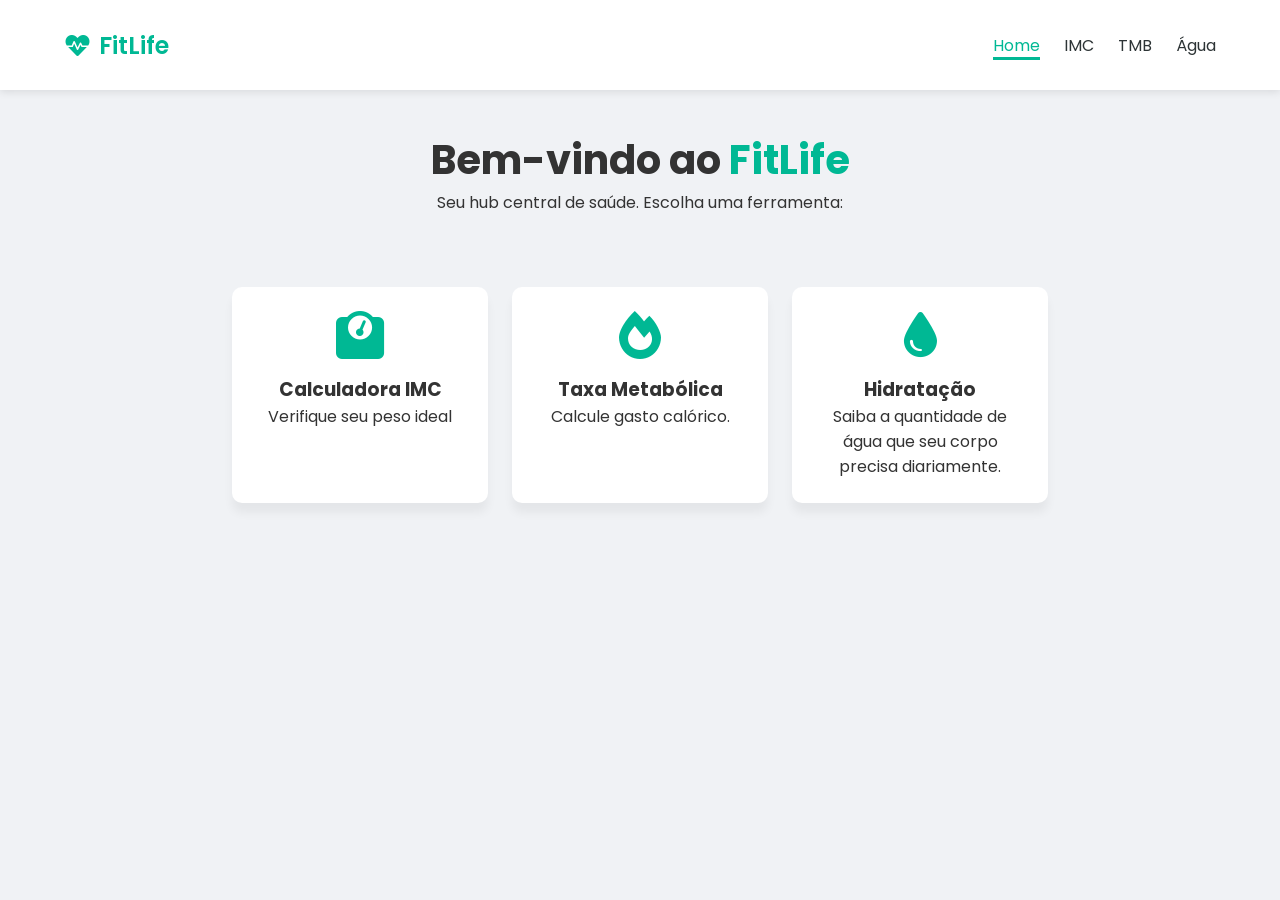
<file: index.html>
<!DOCTYPE html>
<html lang="pt-BR">
<head>
    <meta charset="UTF-8">
    <meta name="viewport" content="width=device-width, initial-scale=1.0">
    <link rel="preconnect" href="https://fonts.googleapis.com">
    <link rel="preconnect" href="https://fonts.gstatic.com" crossorigin>
    <link href="https://fonts.googleapis.com/css2?family=Poppins:ital,wght@0,100;0,200;0,300;0,400;0,500;0,600;0,700;0,800;0,900;1,100;1,200;1,300;1,400;1,500;1,600;1,700;1,800;1,900&display=swap" rel="stylesheet">
    <link rel="stylesheet" href="css/style.css">
    <link
    rel="stylesheet"
    href="https://cdnjs.cloudflare.com/ajax/libs/font-awesome/6.0.0/css/all.min.css"
    />

    <title>FitLife</title>
</head>
<body>
    <nav>
        <a class="logo" href="index.html">    
            <i class="fas fa-heartbeat"></i>
            FitLife
        </a>

        <ul class="nav-links">
            <li><a class="nav-link" id="nav-active" href="index.html">Home</a></li>
            <li><a class="nav-link" href="pages/imc.html">IMC</a></li>
            <li><a class="nav-link" href="pages/tmb.html">TMB</a></li>
            <li><a class="nav-link" href="pages/water.html">Água</a></li>
        </ul>
    </nav>


    <header class="header-container">
        <h1>Bem-vindo ao <span>FitLife</span></h1>
        <p>Seu hub central de saúde. Escolha uma ferramenta:</p>
    </header>

    <main>
        <section class="cards-section">
            <a class="feature-card" href="pages/imc.html">
                <i class="fas fa-weight"></i>
                <h3>Calculadora IMC</h3>
                <p>Verifique seu peso ideal</p>
            </a>

            <a class="feature-card" href="pages/tmb.html">
                <i class="fas fa-fire"></i>
                <h3>Taxa Metabólica</h3>
                <p>Calcule gasto calórico.</p>
            </a>

            <a class="feature-card" href="pages/water.html">
                <i class="fas fa-tint"></i>
                <h3>Hidratação</h3>
                <p>Saiba a quantidade de água que seu corpo precisa diariamente.</p>
            </a>
        </section>

    </main>

    
</body>
</html>
</file>
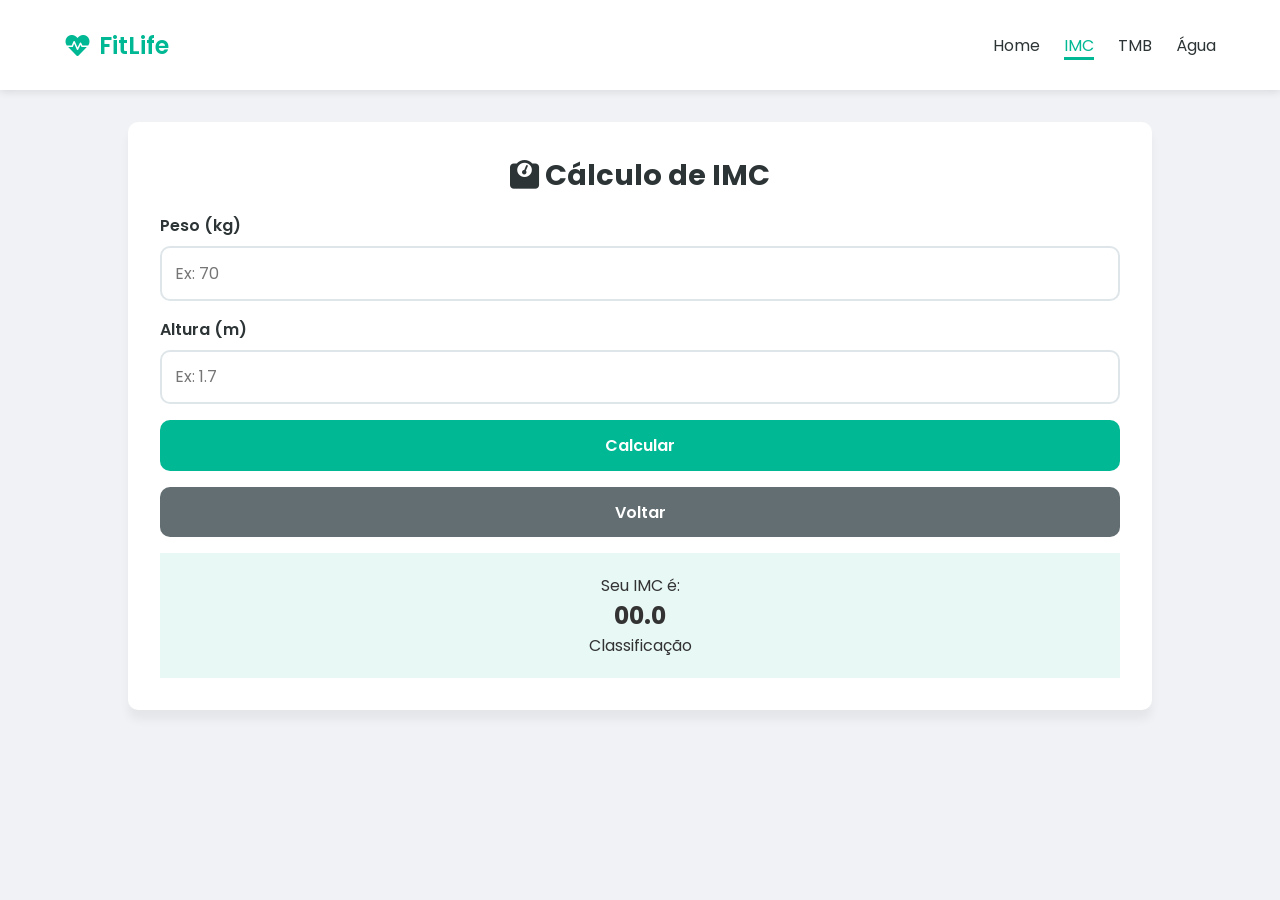
<file: pages/imc.html>
<!DOCTYPE html>
<html lang="pt-BR">
<head>
    <meta charset="UTF-8">
    <meta name="viewport" content="width=device-width, initial-scale=1.0">
    <link rel="preconnect" href="https://fonts.googleapis.com">
    <link rel="preconnect" href="https://fonts.gstatic.com" crossorigin>
    <link rel="stylesheet" href="../css/style.css">
    <link
    rel="stylesheet"
    href="https://cdnjs.cloudflare.com/ajax/libs/font-awesome/6.0.0/css/all.min.css"
    />
    <link href="https://fonts.googleapis.com/css2?family=Poppins:ital,wght@0,100;0,200;0,300;0,400;0,500;0,600;0,700;0,800;0,900;1,100;1,200;1,300;1,400;1,500;1,600;1,700;1,800;1,900&display=swap" rel="stylesheet">
    <title>FitLife | IMC</title>
</head>
<body>

    <nav>
        <a class="logo" href="../index.html">
            <i class="fas fa-heartbeat"></i> FitLife
        </a>

        <ul class="nav-links">
            <li><a class="nav-link" href="../index.html">Home</a></li>
            <li><a class="nav-link" id="nav-active" href="imc.html">IMC</a></li>
            <li><a class="nav-link" href="tmb.html">TMB</a></li>
            <li><a class="nav-link" href="water.html">Água</a></li>
        </ul>
    </nav>

    <main>
        <section class="tool-container">

            <div class="tool-container-title">
                <h2><i class="fas fa-weight"></i> Cálculo de IMC</h2>
            </div>

            <form>
                <div class="form-group">
                    <label for="weight">Peso (kg)</label>
                    <input type="number" id="weight" placeholder="Ex: 70" required>
                </div>

                <div class="form-group">
                    <label for="height">Altura (m)</label>
                    <input type="number" id="height" placeholder="Ex: 1.7" required
                    step="any"
                    >
                </div>

                <button class="action-btn" type="submit" onclick="calculateIMC(event)">Calcular</button>
                <a class="action-btn btn-back" href="../index.html">Voltar</a>
            </form>

            <div id="result" class="result-box">
                <p>Seu IMC é:</p>
                <h2 id="imc-value">00.0</h2>
                <p id="imc-desc">Classificação</p>
            </div>

        </section>
        
    </main>
    
    <script src="../js/imc.js"></script>
</body>
</html>
</file>
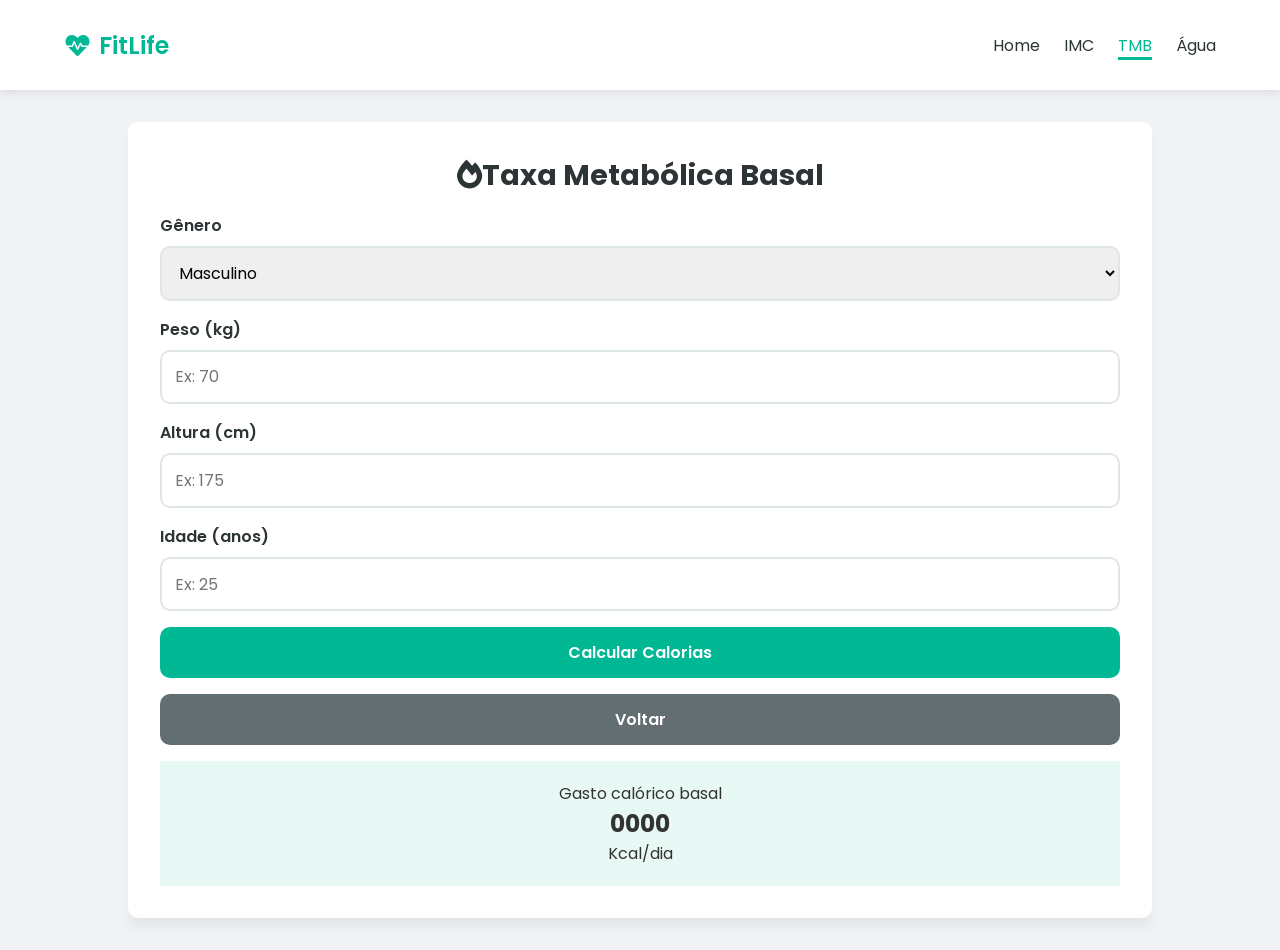
<file: pages/tmb.html>
<!DOCTYPE html>
<html lang="pt-BR">
<head>
    <meta charset="UTF-8">
    <meta name="viewport" content="width=device-width, initial-scale=1.0">
    <link rel="preconnect" href="https://fonts.googleapis.com">
    <link rel="preconnect" href="https://fonts.gstatic.com" crossorigin>
    <link rel="stylesheet" href="../css/style.css">
    <link
    rel="stylesheet"
    href="https://cdnjs.cloudflare.com/ajax/libs/font-awesome/6.0.0/css/all.min.css"
    />
    <link href="https://fonts.googleapis.com/css2?family=Poppins:ital,wght@0,100;0,200;0,300;0,400;0,500;0,600;0,700;0,800;0,900;1,100;1,200;1,300;1,400;1,500;1,600;1,700;1,800;1,900&display=swap" rel="stylesheet">
    <title>FitLife | TMB</title>
</head>
<body>

    <nav>
        <a class="logo" href="../index.html">
            <i class="fas fa-heartbeat"></i> FitLife
        </a>
        
        <ul class="nav-links">
            <li><a class="nav-link" href="../index.html">Home</a></li>
            <li><a class="nav-link" href="imc.html">IMC</a></li>
            <li><a class="nav-link" id="nav-active" href="tmb.html">TMB</a></li>
            <li><a class="nav-link" href="water.html">Água</a></li>
        </ul>
    </nav>
    
    <main>
        <section class="tool-container">

            <div class="tool-container-title">
                <h2><i class="fas fa-fire"></i>Taxa Metabólica Basal</h2>
            </div>

            <form>

                <div class="form-group">
                    <label for="gender">Gênero</label>
                    <select id="gender">
                        <option value="male">Masculino</option>
                        <option value="female">Feminino</option>
                    </select>
                </div>

                <div class="form-group">
                    <label for="weight">Peso (kg)</label>
                    <input type="number" id="weight" placeholder="Ex: 70">
                </div>

                <div class="form-group">
                    <label for="height">Altura (cm)</label>
                    <input type="number" id="height" placeholder="Ex: 175">
                </div>
                    
                <div class="form-group">
                    <label for="age">Idade (anos)</label>
                    <input type="number" id="age" placeholder="Ex: 25">
                </div>

                <button class="action-btn" type="submit" onclick="calculateTMB(event)">Calcular Calorias</button>
                <a class="action-btn btn-back" href="../index.html">Voltar</a>

            </form>

            <div id="result-box" class="result-box">
                <p>Gasto calórico basal</p>
                <h2 id="tmb-value">0000</h2>
                <p>Kcal/dia</p>
            </div>

        </section>
    </main>
    <script> src="../js/tmb.js" </script>
</body>
</html>
</file>
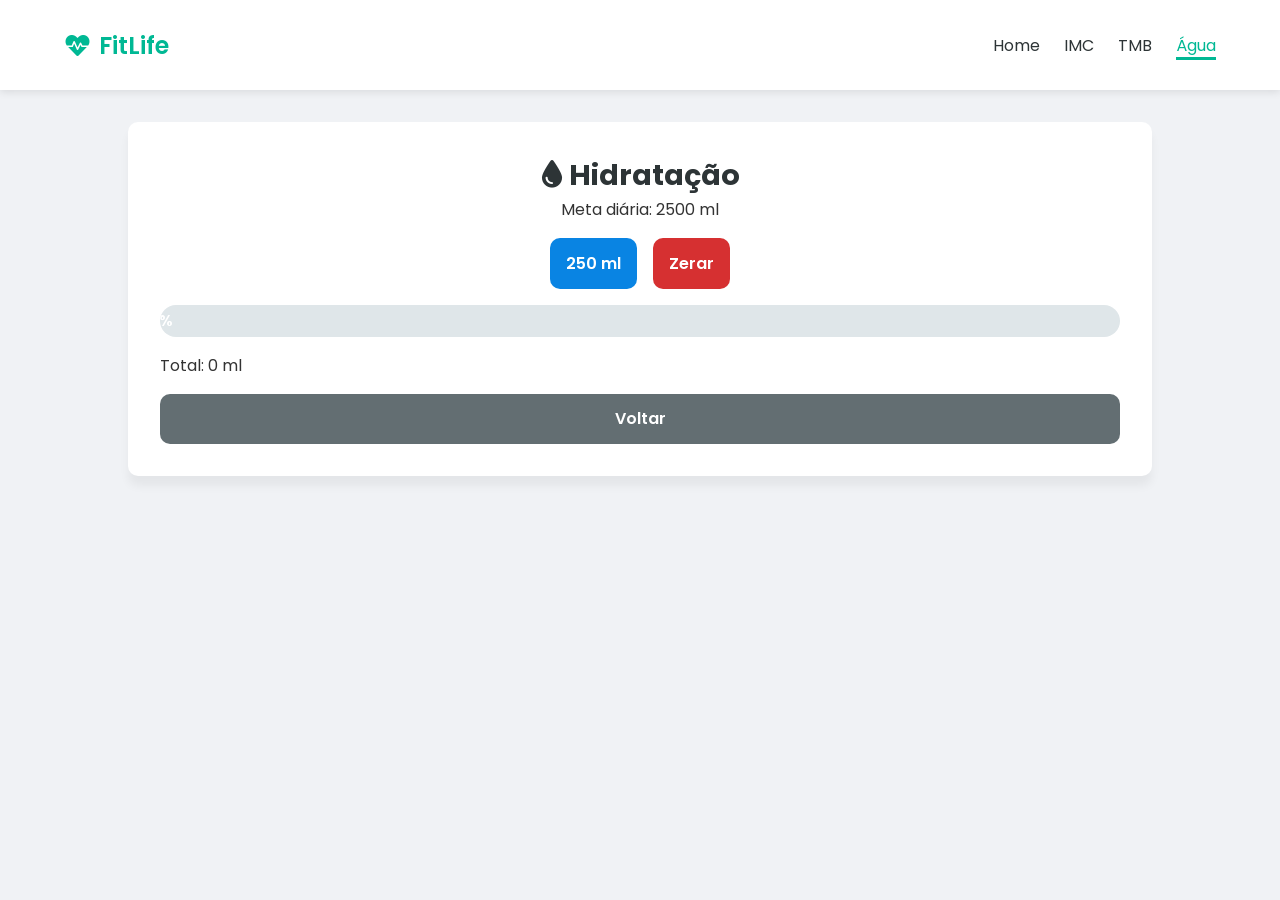
<file: pages/water.html>
<!DOCTYPE html>
<html lang="pt-BR">
<head>
    <meta charset="UTF-8">
    <meta name="viewport" content="width=device-width, initial-scale=1.0">
    <link rel="preconnect" href="https://fonts.googleapis.com">
    <link rel="preconnect" href="https://fonts.gstatic.com" crossorigin>
    <link rel="stylesheet" href="../css/style.css">
    <link rel="stylesheet" href="../css/water.css">
    <link
    rel="stylesheet"
    href="https://cdnjs.cloudflare.com/ajax/libs/font-awesome/6.0.0/css/all.min.css"
    />
    <link href="https://fonts.googleapis.com/css2?family=Poppins:ital,wght@0,100;0,200;0,300;0,400;0,500;0,600;0,700;0,800;0,900;1,100;1,200;1,300;1,400;1,500;1,600;1,700;1,800;1,900&display=swap" rel="stylesheet">
    <title>FitLife | Água</title>
</head>
<body>

    <nav>
        <a class="logo" href="../index.html">
            <i class="fas fa-heartbeat"></i> FitLife
        </a>
        <ul class="nav-links">
            <li><a class="nav-link" href="../index.html">Home</a></li>
            <li><a class="nav-link" href="imc.html">IMC</a></li>
            <li><a class="nav-link" href="tmb.html">TMB</a></li>
            <li><a class="nav-link" id="nav-active" href="water.html">Água</a></li>
        </ul>
    </nav>
    
    <main>
        <section class="tool-container">

            <div class="tool-container-title">
                <h2><i class="fas fa-tint"></i> Hidratação</h2>
                <p>Meta diária: 2500 ml</p>
            </div>

            <div class="water-controls">
                <button class="action-btn btn-water-add" type="button">250 ml</button>
                <button class="action-btn btn-water-reset" type="button">Zerar</button>
            </div>

            <div class="progress-container">
                <div class="progress-bar">0%</div>
            </div>

            <p>Total: <span>0</span> ml</p>

            <a class="action-btn btn-back" href="../index.html">Voltar</a>
        </section>

    </main>

</body>
</html>
</file>
<file: css/style.css>
/* css-01-variaveis-globais */
:root {
  --primary-color: #00b894;
  --primary-dark: #019477;
  --secondary-color: #2d3436;
  --background-color: #f0f2f5;
  --card-color: #ffffff;
  --text-color: #333333;
  --muted-color: #636e72;
  --danger-color: #d63031;
  --water-color: #0984e3;
  --border-color: #dfe6e9;

  --shadow-md:0 10px 10px rgba(0, 0, 0, 0.05);
}

* {
    margin: 0;
    padding: 0;
    box-sizing: border-box;
}

body {
    font-family: 'Poppins', sans-serif;
    background-color: var(--background-color);
    color: var(--text-color)
}

nav {
    display: flex;
    justify-content: space-between;
    align-items: center;

    height: 10vh;
    background-color: var(--card-color);
    padding: 0 5%;
    box-shadow: 0 2px 8px rgba(0 , 0, 0, 0.1);
}

.logo {
    /* flexbox */
    display: flex;
    align-items: center;
    gap: 0.5rem;
    font-size: 1.5rem;
    color: var(--primary-color);
    text-decoration: none;
    font-weight: 600;
}

.nav-links {
    display: flex;
    list-style: none;
    gap: 1.5rem;
}

.nav-link {
    text-decoration: none;
    color: var(--secondary-color);
    font-size: 1rem;
}

.nav-link:hover {
    color: var(--primary-color)
}

#nav-active { 
    border-bottom: 3px var(--primary-color) solid;
    color: var(--primary-color)
}

.header-container {
    text-align: center;
    padding: 2.5rem 0;
}

.header-container h1 {
    font-size: 2.5rem;
}

.header-container span {
    color: var(--primary-color)
}

main {
    width: 80vw;
    margin: 0 auto;
    padding: 2rem 0;
}

.cards-section {
    display: flex;
    justify-content: center;
    flex-wrap: wrap;
    gap: 1.5rem;
    text-align: center;
}

.feature-card {
    background-color: var(--card-color);
    color: var(--text-color);
    padding: 1.5rem;
    border-radius: 10px;
    text-align: center;
    text-decoration: none;
    box-shadow: var(--shadow-md);
    width: 16rem;
}

.feature-card:hover {
    border: 2px solid var(--primary-color);
}

.feature-card i {
    font-size: 3rem;
    color: var(--primary-color);
    margin-bottom: 1rem;
}

.tool-container {
    display: flex;
    flex-direction: column;
    gap: 1rem;

    width: 100%;
    padding: 2rem;

    background-color: var(--card-color);
    box-shadow: var(--shadow-md);
    border-radius: 10px;
}

.tool-container-title { 
    text-align: center;
}

.tool-container-title h2 {
    color: var(--secondary-color);
    font-size: 1.8rem;
}

.tool-container form {
    display: flex;
    flex-direction: column;
    gap: 1rem;
}

.form-group {
    display: flex;
    flex-direction: column;
    gap: 0.5rem;
}

.form-group label {
    font-weight: 600;
    color: var(--secondary-color);
}

.form-group input,
.form-group select {
    padding: 0.8rem;
    border: 2px solid var(--border-color);
    border-radius: 10px;
    font-size: 1rem;
    font-family: inherit;
}

.form-group input:focus,
.form-group select:focus {
    outline:none;
    border-color: var(--primary-color);
}

.action-btn {
    padding: 0.8rem 1rem;
    background-color: var(--primary-color);
    color: var(--card-color);
    border: none;
    border-radius: 10px;
    font-size: 1rem;
    font-weight: 600;
    font-family: inherit;
    cursor: pointer;
    text-decoration: none;
    text-align: center;
    transition: 0.3s;
}

.action-btn:hover {
    background-color: var(--primary-dark);
}

.btn-back {
    background-color: var(--muted-color);
}

.btn-back:hover {
    background-color: var(--secondary-color);
}

.result-box {
    padding: 1.25rem;
    background-color: #e8f8f5;
    padding: 1.25rem
    border-radius: 10px;
    text-align: center;
}
.show {
    display: block;
    
}



@media (max-width: 480px) {
    nav {
        flex-direction:column;
        justify-content:center;
        height: 12vh;
    }
}

@media (max-width: 480px) {
    .logo {
        font-size: 1.2rem;
    }

    .nav-link {
        gap: 0.5rem;
    }

}
</file>
<file: css/water.css>
.water-controls {
    display: flex;
    justify-content: center;
    align-items:center;
    flex-wrap: wrap;
    gap: 1rem;
}

.btn-water-add {
    background-color: var(--water-color);
}

.btn-water-add:hover {
    background-color: #00008B
}

.btn-water-reset { 
    background-color: var(--danger-color)
}

.btn-water-reset:hover {
    background-color: #b71c1c
}

.progress-container {
    width: 100%;
    height: 2rem;
    background-color: var(--border-color);
    border-radius: 2rem;
    overflow: hidden;
}

.progress-bar {
    display: flex;
    justify-content:center;
    align-items:center;

    width: 0%;
    height: 100%;
    background-color: var(--water-color);
    color: var(--card-color);
    font-weight: 600;
}
</file>
